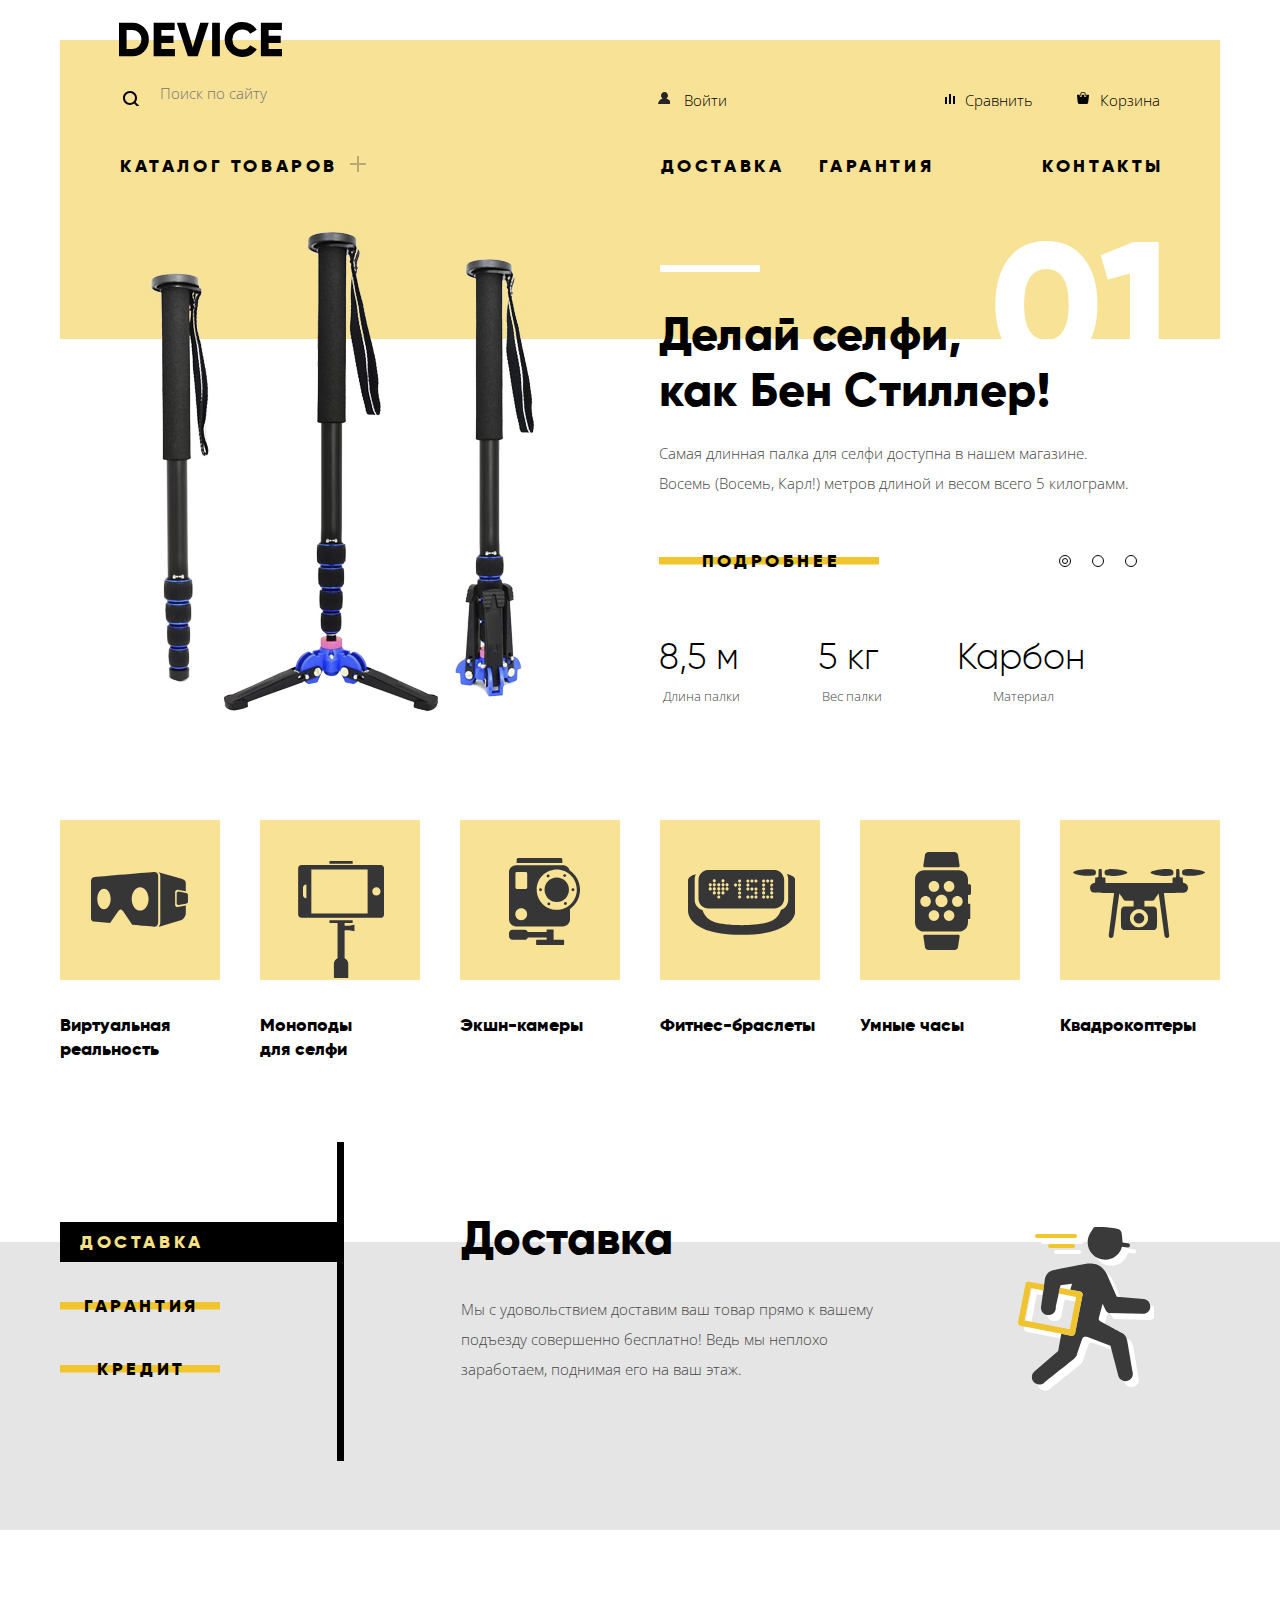
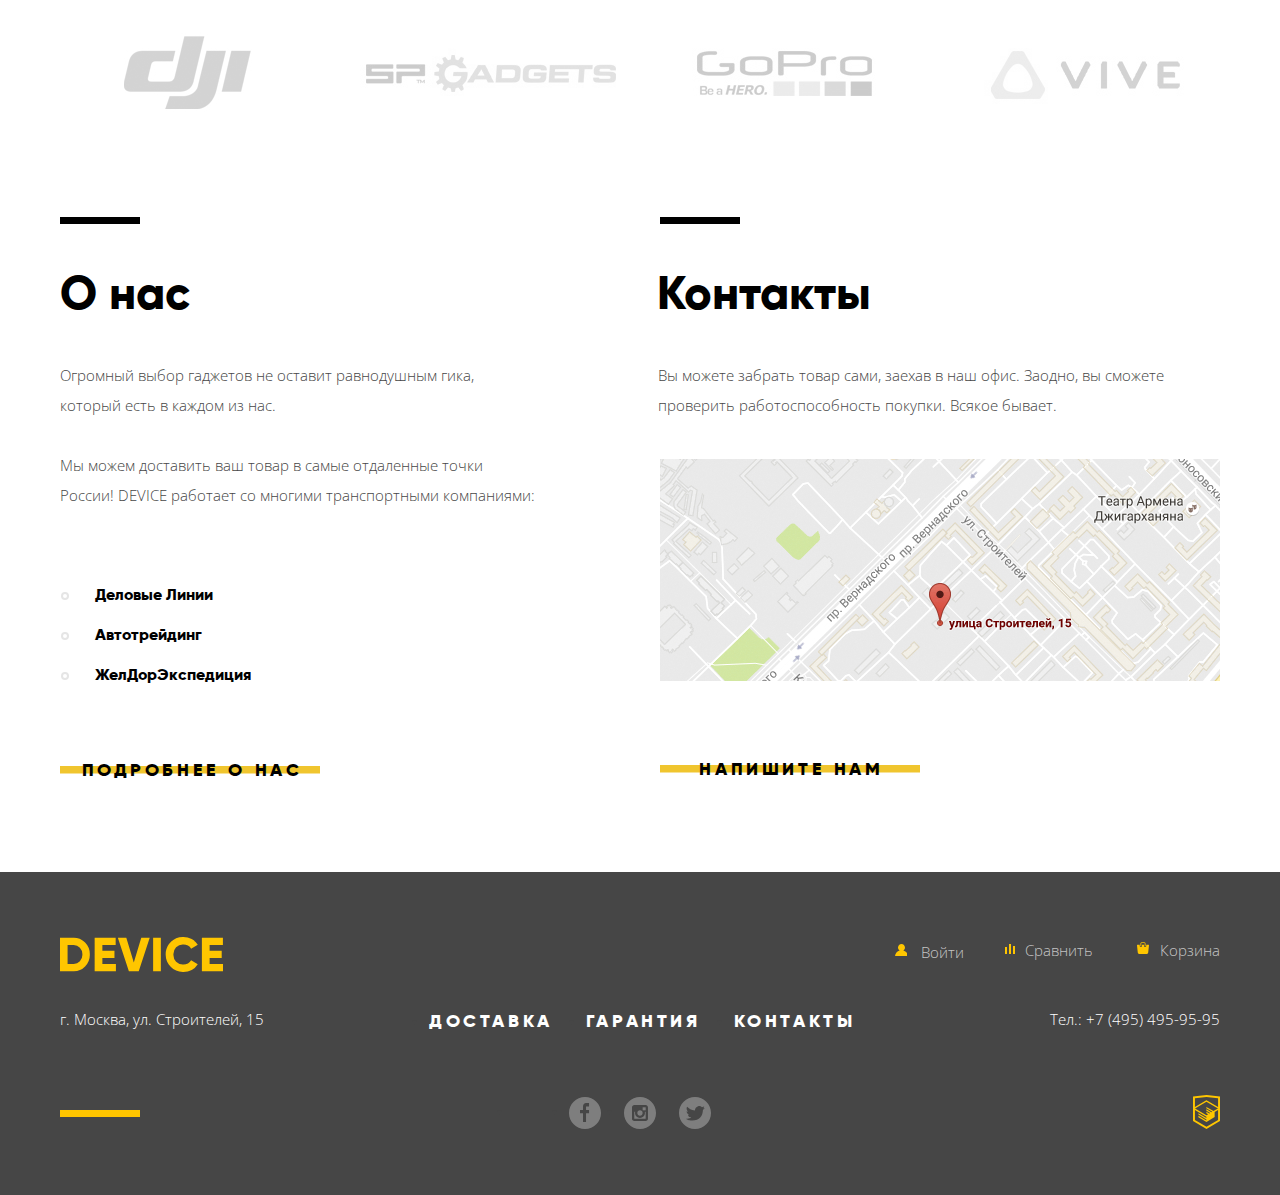
<file: index.html>
<!DOCTYPE html>
<html lang="ru">

<head>
  <meta charset="utf-8">
  <title>HTML Academy: Девайс</title>
  <link href="https://fonts.googleapis.com/css?family=Open+Sans:300,400&amp;subset=cyrillic" rel="stylesheet">
  <link href="css/normalize.css" rel="stylesheet">
  <link href="css/style-min.css" rel="stylesheet">
</head>

<body>
  <div class="container">
    <header class="header">
      <nav class="header-navigation">
        <img class="logo" src="img/logo.svg" width="163" height="35" alt="Логотип интернет-магазина гаджетов «Девайс»">
        <div class="header-top">
          <form class="search-form" action="https://echo.htmlacademy.ru" method="get">
            <input class="search-input" name="search" placeholder="Поиск по сайту" type="search">
            <button type="submit" class="button-search" tabindex="-1">Найти</button>
          </form>
          <ul class="user-navigation user-navigation-logged-out">
            <li><a class="user-navigation-login user-navigation-item" href="#">Войти</a></li>
            <li><a class="user-navigation-compare user-navigation-item" href="#">Сравнить</a></li>
            <li><a class="user-navigation-basket user-navigation-item" href="#">Корзина</a></li>
          </ul>
        </div>
        <div class="header-bottom">
          <a href="catalog.html" class="dropdown">Каталог товаров</a>
          <div class="dropdown-list">
            <ul class="dropdown-sublist">
              <li><a class="dropdown-list-item" href="#">Виртуальная реальность</a></li>
              <li><a class="dropdown-list-item" href="catalog.html">Моноподы для селфи</a></li>
              <li><a class="dropdown-list-item" href="#">Экшн-камеры</a></li>
            </ul>
            <ul class="dropdown-sublist">
              <li><a class="dropdown-list-item" href="#">Фитнес-браслеты</a></li>
              <li><a class="dropdown-list-item" href="#">Умные часы</a></li>
            </ul>
            <ul class="dropdown-sublist">
              <li><a class="dropdown-list-item" href="#">Квадрокоптеры</a></li>
            </ul>
          </div>
          <ul class="site-navigation">
            <li><a class="site-navigation-delivery site-navigation-item" href="#">Доставка</a></li>
            <li><a class="site-navigation-waranty site-navigation-item" href="#">Гарантия</a></li>
            <li><a class="site-navigation-contacts site-navigation-item" href="#">Контакты</a></li>
          </ul>
        </div>
      </nav>
    </header>
  </div>
  <main>
    <h1 class="visually-hidden">Интернет-магазин гаджетов «Девайс»</h1>
    <div class="container slider-container">
      <input class="visually-hidden" type="radio" id="first-slide" name="toggle" checked tabindex="-1">
      <input class="visually-hidden" type="radio" id="second-slide" name="toggle" tabindex="-1">
      <input class="visually-hidden" type="radio" id="third-slide" name="toggle" tabindex="-1">
      <div class="slider-controls">
        <label for="first-slide" tabindex="0">Первый</label>
        <label for="second-slide" tabindex="0">Второй</label>
        <label for="third-slide" tabindex="0">Третий</label>
      </div>
      <ul class="features-slider">
        <li class="first-slide slide" id="slide1">
          <img class="slide-image" src="img/slider-1.png" width="384" height="486" alt="Селфи-палка">
          <div class=item-info>
            <span class="slider-title-number">01</span>
            <p class="slider-title">Делай селфи,<br> как Бен Стиллер!</p>
            <p class="slider-description">Самая длинная палка для селфи доступна в нашем магазине.
              Восемь (Восемь, Карл!) метров длиной и весом всего 5 килограмм.
            </p>
            <a href="#" class="about-details button" tabindex="0">Подробнее</a>
            <table class="features-table">
              <tr>
                <td class="features-definition">8,5 м</td>
                <th class="features-header">Длина палки</th>
              </tr>
              <tr>
                <td class="features-definition">5 кг</td>
                <th class="features-header">Вес палки</th>
              </tr>
              <tr>
                <td class="features-definition">Карбон</td>
                <th class="features-header">Материал</th>
              </tr>
            </table>
          </div>
        </li>
        <li class="second-slide slide" id="slide2">
          <img class="slide-image" src="img/slider-2.png" width="345" height="485" alt="Селфи-палка">
          <div class=item-info>
            <span class="slider-title-number">02</span>
            <p class="slider-title">Худеем<br>
              правильно!</p>
            <p class="slider-description">Мотивирующие фитнес-браслеты помогут найти в себе силы
              не пропускать занятия и соблюдать диету.
            </p>
            <a href="#" class="about-details button">Подробнее</a>
            <table class="features-table">
              <tr>
                <td class="features-definition">48 часов</td>
                <th class="features-header">Без подзарядки</th>
              </tr>
            </table>
          </div>
        </li>
        <li class="third-slide slide" id="slide3">
          <img class="slide-image" src="img/slider-3.png" width="526" height="334" alt="Селфи-палка">
          <div class=item-info>
            <span class="slider-title-number">03</span>
            <p class="slider-title">Порхает как бабочка,
              жалит как пчела!</p>
            <p class="slider-description">Этот обычный, на первый взгляд, квадрокоптер оснащен
              мощным лазером, замаскированным под стандартную камеру.
            </p>
            <a href="#" class="about-details button">Подробнее</a>
            <table class="features-table">
              <tr>
                <td class="features-definition">800 м</td>
                <th class="features-header">Дальность полета</th>
              </tr>
              <tr>
                <td class="features-definition">50 м</td>
                <th class="features-header">Радиус поражения</th>
              </tr>
            </table>
          </div>
        </li>
      </ul>
    </div>
    <section class="categories container">
      <ul class="category-list">
        <li class="category-item">
          <a class="category-link virtual-reality" href="#">
            <h2 class="category-name">Виртуальная реальность</h2>
          </a>
        </li>
        <li class="category-item">
          <a class="category-link monopod" href="catalog.html">
            <h2 class="category-name">Моноподы для селфи</h2>
          </a>
        </li>
        <li class="category-item">
          <a class="category-link action-cameras" href="#">
            <h2 class="category-name">Экшн-камеры</h2>
          </a>
        </li>
        <li class="category-item">
          <a class="category-link bracelets" href="#">
            <h2 class="category-name">Фитнес-браслеты</h2>
          </a>
        </li>
        <li class="category-item">
          <a class="category-link smart-watches" href="#">
            <h2 class="category-name">Умные часы</h2>
          </a>
        </li>
        <li class="category-item">
          <a class="category-link quadrocopter" href="#">
            <h2 class="category-name">Квадрокоптеры</h2>
          </a>
        </li>
      </ul>
    </section>
    <section class="services">
      <div class="container">
        <input class="visually-hidden" type="radio" id="middle-slider-first-slide" name="middle-slider-toggle" tabindex="-1"
          checked>
        <input class="visually-hidden" type="radio" id="middle-slider-second-slide" name="middle-slider-toggle"
          tabindex="-1">
        <input class="visually-hidden" type="radio" id="middle-slider-third-slide" name="middle-slider-toggle" tabindex="-1">
        <div class="middle-slider-wrapper">
          <div class="middle-slider-slider-controls">
            <label for="middle-slider-first-slide" class="button button-services" tabindex="0">Доставка</label>
            <label for="middle-slider-second-slide" class="button button-services" tabindex="0">Гарантия</label>
            <label for="middle-slider-third-slide" class="button button-services" tabindex="0">Кредит</label>
          </div>
          <ul class="services-slider">
            <li class="services-first-slide" id="middle-slider-slide1">
              <h3 class="service-name">Доставка</h3>
              <p class="service-description">
                Мы с удовольствием доставим ваш товар прямо к вашему подъезду совершенно бесплатно! Ведь мы неплохо
                заработаем,
                поднимая его на ваш этаж.
              </p>
            </li>
            <li class="services-second-slide" id="middle-slider-slide2">
              <h3 class="service-name">Гарантия</h3>
              <p class="service-description">
                Если из-за возгорания купленного у нас товара у вас сгорит дом — не переживайте, мы выдадим вам новый.
                Товар, не дом, конечно же.
              </p>
            </li>
            <li class="services-third-slide" id="middle-slider-slide3">
              <h3 class="service-name">Кредит</h3>
              <p class="service-description">
                Залезть в долговую яму стало проще! Кредитные консультанты подберут для вас наиболее выгодные
                условия кредита. Выгодные для нашего банка, разумеется.
              </p>
            </li>
          </ul>
        </div>
      </div>
    </section>
    <section class="brands container">
      <h3 class="visually-hidden">Наши бренды</h3>
      <ul class="brands-list">
        <li class="brands-item"><a href="#"><img src="img/logo-dji.jpg" alt="Dji" width="260" height="100"></a></li>
        <li class="brands-item"><a href="#"><img src="img/logo-sp.jpg" alt="SP Gadgets" width="260" height="100"></a></li>
        <li class="brands-item"><a href="#"><img src="img/logo-gopro.jpg" alt="GoPro" width="260" height="100"></a></li>
        <li class="brands-item"><a href="#"><img src="img/logo-vive.jpg" alt="Vive" width="260" height="100"></a></li>
      </ul>
    </section>
    <div class="about-contacts-wrapper container">
      <section class="about">
        <h2 class="about-title">О нас</h2>
        <p class="about-text">
          Огромный выбор гаджетов не оставит равнодушным гика, который есть в каждом из нас.
        </p>
        <p class="about-text">
          Мы можем доставить ваш товар в самые отдаленные точки России! DEVICE работает со многими транспортными
          компаниями:
        </p>
        <ul class="about-partners">
          <li class="about-partners-item">Деловые Линии</li>
          <li class="about-partners-item">Автотрейдинг</li>
          <li class="about-partners-item">ЖелДорЭкспедиция</li>
        </ul>
        <a href="#" class="about-details button">Подробнее о нас</a>
      </section>
      <section class="contacts">
        <h2 class="contacts-title">Контакты</h2>
        <p class="contacts-info">
          Вы можете забрать товар сами, заехав в наш офис. Заодно, вы сможете проверить работоспособность
          покупки. Всякое бывает.
        </p>
        <a class="map" href="img/bigmap.jpg" aria-label="Открыть карту">
          <img src="img/map.jpg" width="560" height="222" alt="г. Москва, ул. Строителей, 15">
        </a>
        <a href="form.html" class="contact-us button">Напишите нам</a>
      </section>
    </div>
  </main>
  <footer class="footer">
    <div class="container">
      <div class="footer-top">
        <img class="footer-logo" src="img/logo-orange.svg" width="163" height="35" alt="Логотип интернет-магазина гаджетов «Девайс»">
        <ul class="footer-user-navigation user-navigation-logged-out">
          <li><a class="user-navigation-login user-navigation-item" href="#">Войти</a></li>
          <li><a class="user-navigation-compare user-navigation-item" href="#">Сравнить</a></li>
          <li><a class="user-navigation-basket user-navigation-item" href="#">Корзина</a></li>
        </ul>
      </div>
      <div class="footer-middle">
        <address class="footer-address">г. Москва, ул. Строителей, 15</address>
        <ul class="footer-site-navigation">
          <li><a class="site-navigation-item" href="#">Доставка</a></li>
          <li><a class="site-navigation-item" href="#">Гарантия</a></li>
          <li><a class="site-navigation-item" href="#">Контакты</a></li>
        </ul>
        <span class="footer-tel">Тел.:<a href="tel:74954959595"> +7 (495) 495-95-95</a></span>
      </div>
      <div class="footer-bottom">
        <ul class="social">
          <li><a class="social-button social-button-facebook" href="#" aria-label="Мы в Фейсбуке"></a></li>
          <li><a class="social-button social-button-instagram" href="#" aria-label="Мы в Инстаграме"></a></li>
          <li><a class="social-button social-button-twitter" href="#" aria-label="Мы в Твиттере"></a></li>
        </ul>
        <a class="developer-logo" href="https://htmlacademy.ru/intensive/htmlcss" aria-label="Ссылка на лендинг интенсива «Профессиональный HTML и CSS, уровень 1»"></a>
      </div>
    </div>
  </footer>
  <section class="modal-map modal">
    <h2 class="visually-hidden">
      Как до нас добраться
    </h2>
    <iframe src="https://www.google.com/maps/embed?pb=!1m14!1m8!1m3!1d2674.6641227666814!2d37.52767064369921!3d55.68698014387136!3m2!1i1024!2i768!4f13.1!3m3!1m2!1s0x46b54cf65f5c8955%3A0x694710ccd55501e!2z0YPQuy4g0KHRgtGA0L7QuNGC0LXQu9C10LksIDE1LCDQnNC-0YHQutCy0LAsIDExOTMxMQ!5e0!3m2!1sru!2sru!4v1551094836802"
      width="960" height="559" style="border:0" allowfullscreen></iframe>
    <button class="modal-close" type="button" aria-label="Закрыть карту">
    </button>
  </section>
  <section class="modal modal-write-us">
    <h2 class="visually-hidden">Форма связи</h2>
    <form class="write-us-form" action="https://echo.htmlacademy.ru" method="post">
      <label>Ваше имя: <input class="write-us-form-name" type="text" name="name" placeholder="Имя Фамилия"></label>
      <label>Ваш e-mail: <input class="write-us-form-email" type="email" name="email" placeholder="email@example.com"></label>
      <label>Текст письма: <textarea class="write-us-form-letter-text" name="letter-text" placeholder="В свободной форме"></textarea></label>
      <button class="button write-us-form-button" type="submit">
        Отправить
      </button>
    </form>
    <button class="modal-close" type="button" aria-label="Закрыть форму обратной связи">
    </button>
  </section>
  <script src="js/js-min.js"></script>
</body>

</html>
</file>
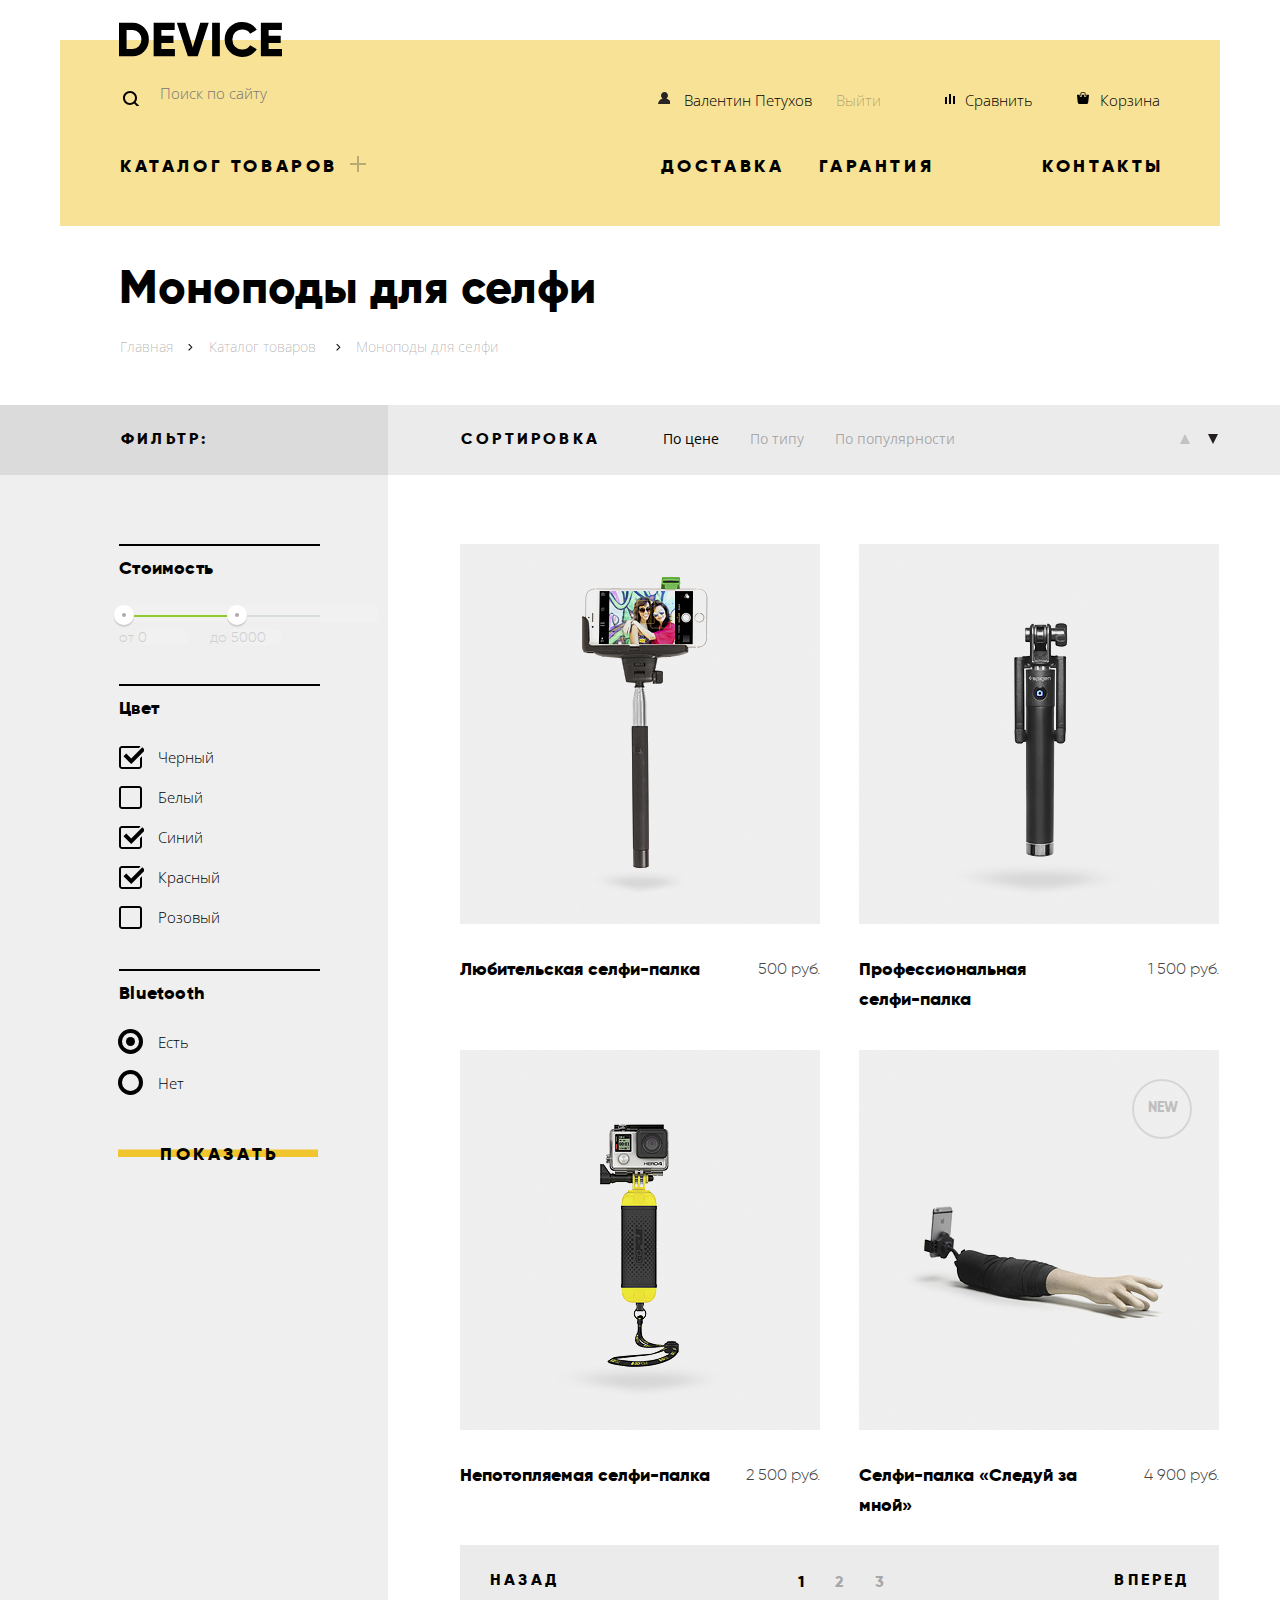
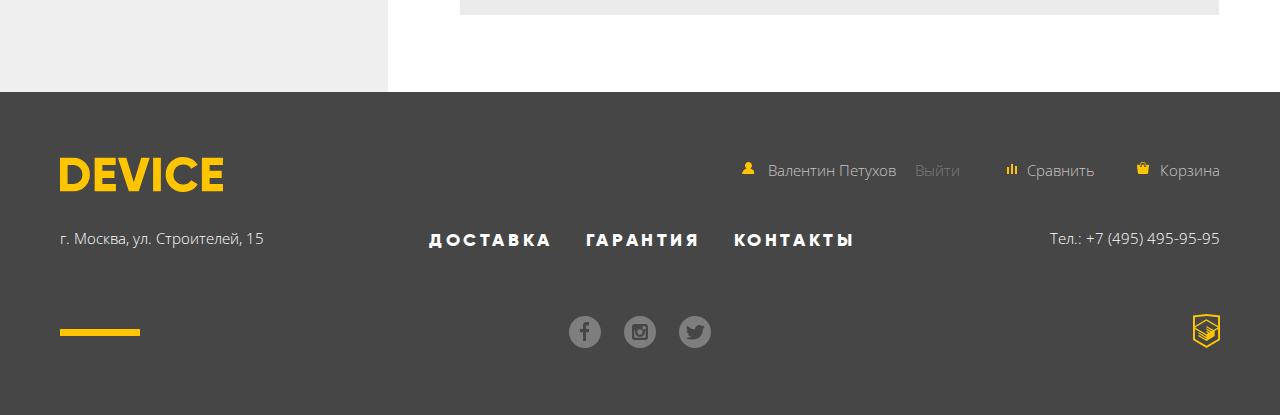
<file: catalog.html>
<!DOCTYPE html>
<html lang="ru">

<head>
  <meta charset="utf-8">
  <title>HTML Academy: Девайс</title>
  <link href="https://fonts.googleapis.com/css?family=Open+Sans:300,400&amp;subset=cyrillic" rel="stylesheet">
  <link href="css/normalize.css" rel="stylesheet">
  <link href="css/style-min.css" rel="stylesheet">
</head>

<body>
  <div class="container">
    <header class="header">
      <nav class="header-navigation">
        <a href="index.html"><img class="logo" src="img/logo.svg" width="163" height="35" alt="Логотип интернет-магазина гаджетов «Девайс»"></a>
        <div class="header-top">
          <form class="search-form" action="https://echo.htmlacademy.ru" method="get">
            <input class="search-input" name="search" placeholder="Поиск по сайту" type="search">
            <button type="submit" class="button-search" tabindex="-1">Найти</button>
          </form>
          <ul class="user-navigation user-navigation-logged-in">
            <li><a class="user-navigation-username user-navigation-item logged-in" href="#">Валентин Петухов</a></li>
            <li><a class="user-navigation-logout user-navigation-item logged-in" href="#">Выйти</a></li>
            <li><a class="user-navigation-compare user-navigation-item" href="#">Сравнить</a></li>
            <li><a class="user-navigation-basket user-navigation-item" href="#">Корзина</a></li>
          </ul>
        </div>
        <div class="header-bottom">
          <a href="catalog.html" class="dropdown">Каталог товаров</a>
          <div class="dropdown-list">
            <ul class="dropdown-sublist">
              <li><a class="dropdown-list-item" href="#">Виртуальная реальность</a></li>
              <li><a class="dropdown-list-item" href="catalog.html">Моноподы для селфи</a></li>
              <li><a class="dropdown-list-item" href="#">Экшн-камеры</a></li>
            </ul>
            <ul class="dropdown-sublist">
              <li><a class="dropdown-list-item" href="#">Фитнес-браслеты</a></li>
              <li><a class="dropdown-list-item" href="#">Умные часы</a></li>
            </ul>
            <ul class="dropdown-sublist">
              <li><a class="dropdown-list-item" href="#">Квадрокоптеры</a></li>
            </ul>
          </div>
          <ul class="site-navigation">
            <li><a class="site-navigation-delivery site-navigation-item" href="#">Доставка</a></li>
            <li><a class="site-navigation-waranty site-navigation-item" href="#">Гарантия</a></li>
            <li><a class="site-navigation-contacts site-navigation-item" href="#">Контакты</a></li>
          </ul>
        </div>
      </nav>
    </header>
  </div>
  <main>
    <h1 class="visually-hidden">Каталог интернет-магазина гаджетов «Девайс»</h1>
    <div class="main-top container">
      <h2 class="category-title">Моноподы для селфи</h2>
      <ul class="breadcrumbs">
        <li><a class="breadcrumbs-item" href="index.html">Главная</a></li>
        <li><a class="breadcrumbs-item" href="catalog.html">Каталог товаров</a></li>
        <li><a class="breadcrumbs-item">Моноподы для селфи</a></li>
      </ul>
    </div>
    <div class="main-controls-wrapper">
      <div class="main-controls container">
        <h2 class="filter-header">Фильтр:</h2>
        <section class="sort">
          <h2 class="sort-header">Сортировка</h2>
          <ul class="sort-list">
            <li class="sort-item sort-item-current"><a href="#">По цене</a></li>
            <li class="sort-item"><a href="#">По типу</a></li>
            <li class="sort-item"><a href="#">По популярности</a></li>
          </ul>
          <ul class="sort-order">
            <li><a href="#" class="sort-up" aria-label="По возрастанию"></a></li>
            <li><a href="#" class="sort-down active" aria-label="По убыванию"></a></li>
          </ul>
        </section>
      </div>
    </div>
    <div class="main-middle-wrapper">
      <div class="main-middle-container">
        <section class="filter">
          <h3 class="visually-hidden">Фильтр товаров</h3>
          <form action="https://echo.htmlacademy.ru" class="filter-form">
            <fieldset class="price-filter">
              <legend class="filter-title">Стоимость</legend>
              <div class="range-filter">
                <div class="range-controls">
                  <div class="scale">
                    <div class="bar"></div>
                  </div>
                  <div class="toggle toggle-min"></div>
                  <div class="toggle toggle-max"></div>
                </div>
                <div class="price-controls">
                  <label class="min-price">от <input name="min-price" type="text" value="0"></label>
                  <label class="max-price">до <input name="max-price" type="text" value="5000"></label>
                </div>
              </div>
            </fieldset>
            <fieldset class="color">
              <legend class="filter-title">Цвет</legend>
              <input class="visually-hidden" type="checkbox" name="black" id="black" checked><label class="checkbox-color"
                for="black">Черный</label>
              <input class="visually-hidden" type="checkbox" name="white" id="white"><label class="checkbox-color" for="white">Белый</label>
              <input class="visually-hidden" type="checkbox" name="blue" id="blue" checked><label class="checkbox-color"
                for="blue">Синий</label>
              <input class="visually-hidden" type="checkbox" name="red" id="red" checked><label class="checkbox-color"
                for="red">Красный</label>
              <input class="visually-hidden" type="checkbox" name="pink" id="pink"><label class="checkbox-color" for="pink">Розовый</label>
            </fieldset>
            <fieldset class="bluetooth">
              <legend class="filter-title">Bluetooth</legend>
              <input class="visually-hidden" name="bluetooth" id="bluetooth-yes" type="radio" checked><label class="checkbox-bluetooth"
                for="bluetooth-yes">Есть</label>
              <input class="visually-hidden" name="bluetooth" id="bluetooth-no" type="radio"><label class="checkbox-bluetooth"
                for="bluetooth-no">Нет</label>
            </fieldset>
            <button type="submit" class="filter-button button">Показать</button>
          </form>
        </section>
        <div class="main-right">
          <section class="goods">
            <h3 class="visually-hidden">Список товаров</h3>
            <ul class="goods-list">
              <li class="goods-item">
                <div class="goods-item-image">
                  <img src="img/product1.jpg" width="360" height="380" alt="Любительская селфи-палка">
                  <div class="goods-pop-up">
                    <button class="button put-in-basket">В корзину</button>
                    <button class="compare">Добавить к сравнению</button>
                  </div>
                </div>
                <div class="goods-info">
                  <h4>
                    <a class="goods-item-name" href="#">Любительская селфи-палка</a>
                  </h4>
                  <span class="goods-item-price">500 руб.</span>
                </div>
              </li>
              <li class="goods-item">
                <div class="goods-item-image">
                  <img src="img/product2.jpg" width="360" height="380" alt="Любительская селфи-палка">
                  <div class="goods-pop-up">
                    <button class="button put-in-basket">В корзину</button>
                    <button class="compare">Добавить к сравнению</button>
                  </div>
                </div>
                <div class="goods-info">
                  <h4>
                    <a class="goods-item-name" href="#">Профессиональная селфи-палка</a> </h4> <span class="goods-item-price">1
                    500 руб.</span>
                </div>
              </li>
              <li class="goods-item">
                <div class="goods-item-image">
                  <img src="img/product3.jpg" width="360" height="380" alt="Любительская селфи-палка">
                  <div class="goods-pop-up">
                    <button class="button put-in-basket">В корзину</button>
                    <button class="compare">Добавить к сравнению</button>
                  </div>
                </div>
                <div class="goods-info">
                  <h4>
                    <a class="goods-item-name" href="#">Непотопляемая селфи-палка</a>
                  </h4>
                  <span class="goods-item-price">2 500 руб.</span>
                </div>
              </li>
              <li class="goods-item">
                <div class="goods-item-image new-product">
                  <img src="img/product4.jpg" width="360" height="380" alt="Любительская селфи-палка">
                  <div class="goods-pop-up">
                    <button class="button put-in-basket">В корзину</button>
                    <button class="compare">Добавить к сравнению</button>
                  </div>
                </div>
                <div class="goods-info">
                  <h4>
                    <a class="goods-item-name" href="#">Селфи-палка «Следуй за мной»</a>
                  </h4>
                  <span class="goods-item-price">4 900 руб.</span>
                </div>
              </li>
            </ul>
          </section>
          <div class="page-navigation">
            <a href="#" class="prev">Назад</a>
            <ul class="page-numbers">
              <li class="page-number page-number-current"><a>1</a></li>
              <li class="page-number"><a href="#">2</a></li>
              <li class="page-number"><a href="#">3</a></li>
            </ul>
            <a href="#" class="next">Вперед</a>
          </div>
        </div>
      </div>
    </div>
  </main>
  <footer class="footer">
    <div class="container">
      <div class="footer-top">
        <a href="index.html"><img class="footer-logo" src="img/logo-orange.svg" width="163" height="35" alt="Логотип интернет-магазина гаджетов «Девайс»"></a>
        <ul class="footer-user-navigation user-navigation-logged-in">
          <li><a class="user-navigation-username user-navigation-item logged-in" href="#">Валентин Петухов</a></li>
          <li><a class="user-navigation-logout user-navigation-item logged-in" href="#">Выйти</a></li>
          <li><a class="user-navigation-compare user-navigation-item" href="#">Сравнить</a></li>
          <li><a class="user-navigation-basket user-navigation-item" href="#">Корзина</a></li>
        </ul>
      </div>
      <div class="footer-middle">
        <address class="footer-address">г. Москва, ул. Строителей, 15</address>
        <ul class="footer-site-navigation">
          <li><a class="site-navigation-item" href="#">Доставка</a></li>
          <li><a class="site-navigation-item" href="#">Гарантия</a></li>
          <li><a class="site-navigation-item" href="#">Контакты</a></li>
        </ul>
        <span class="footer-tel">Тел.:<a href="tel:74954959595"> +7 (495) 495-95-95</a></span>
      </div>
      <div class="footer-bottom">
        <ul class="social">
          <li><a class="social-button social-button-facebook" href="#" aria-label="Мы в Фейсбуке"></a></li>
          <li><a class="social-button social-button-instagram" href="#" aria-label="Мы в Инстаграме"></a></li>
          <li><a class="social-button social-button-twitter" href="#" aria-label="Мы в Твиттере"></a></li>
        </ul>
        <a class="developer-logo" href="https://htmlacademy.ru/intensive/htmlcss" aria-label="Ссылка на лендинг интенсива «Профессиональный HTML и CSS, уровень 1»"></a>
      </div>
    </div>
  </footer>
</body>

</html>
</file>
<file: css/style-min.css>
@font-face{font-family:"Gilroy";src:local("Gilroy Light"),local("Gilroy-Light"),url(../fonts/gilroylight.woff2) format("woff2"),url(../fonts/gilroylight.woff) format("woff");font-style:normal;font-weight:300}@font-face{font-family:"Gilroy";src:local("Gilroy ExtraBold"),local("Gilroy-ExtraBold"),url(../fonts/gilroyextrabold.woff2) format("woff2"),url(../fonts/gilroyextrabold.woff) format("woff");font-style:normal;font-weight:800}*,::before,::after{-webkit-box-sizing:inherit;box-sizing:inherit}html{-webkit-box-sizing:border-box;box-sizing:border-box}.content-box-compontent{-webkit-box-sizing:content-box;box-sizing:content-box}.visually-hidden{position:absolute;clip:rect(0,0,0,0);width:1px;height:1px;margin:-1px}body{margin:0;min-width:1200px;font-family:"Open Sans",Arial,sans-serif;font-size:15px;line-height:30px;font-weight:300;color:#464646;background-color:#fff}a{text-decoration:none}img{max-width:100%;max-height:100%}.header{background-image:-webkit-linear-gradient(top,#fff,#fff 40px,rgba(240,197,46,.5) 40px,rgba(240,197,46,.5) 226px);background-image:-o-linear-gradient(top,#fff,#fff 40px,rgba(240,197,46,.5) 40px,rgba(240,197,46,.5) 226px);background-image:linear-gradient(180deg,#fff,#fff 40px,rgba(240,197,46,.5) 40px,rgba(240,197,46,.5) 226px)}.header-top,.header-bottom{border:1px solid transparent}.logo:hover,.footer-logo:hover{opacity:.6}.logo:active,.footer-logo:active{opacity:.3}.button-search{background:0 0;color:transparent;border:0}.search-input:focus+.button-search{width:85px;height:49px;border:2px transparent;border-left:2px solid #000;border-top:2px solid #000;border-bottom:2px solid #000;border-right:2px solid #000;background:0 0;float:right;color:#000;cursor:pointer}.search-input:focus+.button-search:hover{background-color:#000;color:#fff}.search-input:focus+.button-search:active{color:rgba(255,255,255,.3)}.search-form{width:441px}.search-input{background-color:transparent;color:rgba(0,0,0,.3);border:0;width:356px;padding-left:40px;padding-top:19px;outline:0;font-family:"Open Sans",Arial,sans-serif;font-weight:300;line-height:30px;padding-bottom:14px;border-bottom:2px solid transparent;height:49px}.search-input:focus{height:49px;border-bottom:2px solid #000;background:0 0;width:356px;padding-bottom:14px}.search-form:hover .search-input::-webkit-input-placeholder{color:rgba(0,0,0,.6)}.search-form:hover .search-input:-ms-input-placeholder{color:rgba(0,0,0,.6)}.search-form:hover .search-input::-ms-input-placeholder{color:rgba(0,0,0,.6)}.search-form:hover .search-input::placeholder{color:rgba(0,0,0,.6)}.search-input:focus{color:#000}.button-search:active{color:rgba(255,255,255,.3);background-color:#000;width:85px;height:49px;border-left:2px solid #000;border-top:2px solid #000;border-bottom:2px solid #000;border-right:2px solid #000;float:right;cursor:pointer;outline:0}.button-search:focus{outline:0}.user-navigation,.dropdown-list,.site-navigation{list-style:none;color:#000}.user-navigation a,.dropdown-list a,.site-navigation a,.dropdown{color:#000}.user-navigation a:hover,.dropdown-list a:hover,.site-navigation a:hover,.dropdown:hover{opacity:.6}.user-navigation a:active,.dropdown-list a:active,.site-navigation a:active,.dropdown:active{color:rgba(0,0,0,.3)}.site-navigation a,.dropdown{font-family:"Gilroy",Arial,sans-serif;font-size:18px;font-weight:800;line-height:24px;text-transform:uppercase;letter-spacing:3.6px}.features-slider{list-style:none;position:relative}.slider-title{color:#000;font-family:"Gilroy",Arial,sans-serif;font-size:47px;font-weight:800;line-height:56px;letter-spacing:.17px}.slider-title-number{color:#fff;font-family:"Gilroy",Arial,sans-serif;font-size:179px;font-weight:800;line-height:179.2px}.slider-description{font-family:"Open Sans",Arial,sans-serif;font-size:15px;font-weight:300;line-height:30px}.button{color:#000;font-family:"Gilroy",Arial,sans-serif;font-size:18px;font-weight:800;line-height:24px;text-transform:uppercase;padding-top:6px;padding-right:7px;width:220px;border:0;background-image:-webkit-linear-gradient(top,transparent,transparent 14px,#f0c52e 14px,#f0c52e 21px,transparent 22px,transparent 40px);background-image:-o-linear-gradient(top,transparent,transparent 14px,#f0c52e 14px,#f0c52e 21px,transparent 22px,transparent 40px);background-image:linear-gradient(180deg,transparent,transparent 14px,#f0c52e 14px,#f0c52e 21px,transparent 22px,transparent 40px);text-align:center;height:40px;letter-spacing:3.6px;display:inline-block;vertical-align:top}.button:hover,.button:focus{background-image:-webkit-gradient(linear,left top,left bottom,from(#f0c52e),to(#f0c52e));background-image:-webkit-linear-gradient(#f0c52e,#f0c52e);background-image:-o-linear-gradient(#f0c52e,#f0c52e);background-image:linear-gradient(#f0c52e,#f0c52e);cursor:pointer}.button:active{color:rgba(0,0,0,.3)}.features-definition{color:#000;font-family:"Gilroy",Arial,sans-serif;font-size:36px;font-weight:300;line-height:48px}.features-header{font-size:13px;line-height:20px}.category-list{list-style:none}.category-name{color:#000;font-family:"Gilroy",Arial,sans-serif;font-size:18px;font-weight:800;line-height:24px}.category-name:active{color:rgba(0,0,0,.3)}.services{background-image:-webkit-linear-gradient(top,#fff,#fff 100px,#e5e5e5 100px,#e5e5e5 388px);background-image:-o-linear-gradient(top,#fff,#fff 100px,#e5e5e5 100px,#e5e5e5 388px);background-image:linear-gradient(180deg,#fff,#fff 100px,#e5e5e5 100px,#e5e5e5 388px)}.services-list{list-style:none}.service-name{color:#000;font-family:"Gilroy",Arial,sans-serif;font-size:47px;font-weight:800;line-height:48px}.brands-list{list-style:none}.brands-item a{-webkit-filter:grayscale(100%);filter:grayscale(100%);opacity:.2}.brands-item:hover a,.brands-item a:focus{-webkit-filter:none;filter:none;opacity:1;-webkit-transition:1s;-o-transition:1s;transition:1s}.about-title{color:#000;font-family:"Gilroy",Arial,sans-serif;font-size:47px;font-weight:800;line-height:48px}.about-partners{list-style:none;margin-bottom:57px}.about-partners-item{color:#000;font-family:"Gilroy",Arial,sans-serif;font-size:16px;font-weight:800;line-height:40px}.contacts-title{color:#000;font-family:"Gilroy",Arial,sans-serif;font-size:47px;font-weight:800;line-height:48px}.footer{background-color:#464646;border:1px solid transparent}.footer-user-navigation .user-navigation-item{color:rgba(255,255,255,.7)}.footer-user-navigation .user-navigation-item:hover{color:#fff}.footer-user-navigation>li a.user-navigation-item:hover::before{opacity:.6}.footer-user-navigation>li a.user-navigation-item:active::before{opacity:.3}.footer-user-navigation .user-navigation-item:active{color:rgba(255,255,255,.3)}a.user-navigation-username{display:inline}.footer-site-navigation .site-navigation-item,.footer-address,.footer-tel,.footer-tel a{color:#fff;font-style:normal}.footer-address{min-width:203px}.footer-tel{min-width:164px}.footer-site-navigation .site-navigation-item{font-family:"Gilroy",Arial,sans-serif;font-size:18px;font-weight:800;line-height:24px;text-transform:uppercase;letter-spacing:3.6px}.footer-site-navigation .site-navigation-item:hover{color:rgba(255,255,255,.6)}.footer-site-navigation .site-navigation-item:active{color:rgba(255,255,255,.3)}.write-us-form input[type=text],.write-us-form input[type=email]{background-color:rgba(242,242,242,.5);border:0;width:360px;height:50px;padding-left:20px;color:rgb(70,70,70,1)}.write-us-form input[type=text]:hover,.write-us-form input[type=email]:hover,.write-us-form textarea:hover{background-color:rgb(235,235,235,.8)}.write-us-form input[type=text]:invalid,.write-us-form input[type=email]:invalid{background-color:rgba(237,181,181,.5);color:#464646}.write-us-form input[type=text]:invalid:focus,.write-us-form input[type=email]:invalid:focus{background-color:rgba(237,181,181,.5);color:#464646}.write-us-form input{-webkit-box-shadow:none;box-shadow:none}.write-us-form input[type=text]:invalid::-webkit-input-placeholder,.write-us-form input[type=email]:invalid::-webkit-input-placeholder{background-color:rgba(237,181,181,.5);color:rgba(70,70,70,.4)}.write-us-form input[type=text]:invalid:-ms-input-placeholder,.write-us-form input[type=email]:invalid:-ms-input-placeholder{background-color:rgba(237,181,181,.5);color:rgba(70,70,70,.4)}.write-us-form input[type=text]:invalid::-ms-input-placeholder,.write-us-form input[type=email]:invalid::-ms-input-placeholder{background-color:rgba(237,181,181,.5);color:rgba(70,70,70,.4)}.write-us-form input[type=text]:invalid::placeholder,.write-us-form input[type=email]:invalid::placeholder{background-color:rgba(237,181,181,.5);color:rgba(70,70,70,.4)}.write-us-form input[type=text]:focus,.write-us-form input[type=email]:focus,.write-us-form textarea:focus{background-color:rgba(255,255,255,.5);border:3px solid #f0c52e;outline:0;color:#464646}.write-us-form textarea{resize:none;background-color:rgba(242,242,242,.5);padding-top:8px;padding-left:20px;width:760px;height:156px;border:0;font:inherit;color:#464646;font-family:"Open Sans",Arial,sans-serif;font-size:14px;font-weight:400}.write-us-form input::-webkit-input-placeholder,.write-us-form textarea::-webkit-input-placeholder{color:rgb(70,70,70,.4);font-family:"Open Sans",Arial,sans-serif;font-size:14px;font-weight:400}.write-us-form input:-ms-input-placeholder,.write-us-form textarea:-ms-input-placeholder{color:rgb(70,70,70,.4);font-family:"Open Sans",Arial,sans-serif;font-size:14px;font-weight:400}.write-us-form input::-ms-input-placeholder,.write-us-form textarea::-ms-input-placeholder{color:rgb(70,70,70,.4);font-family:"Open Sans",Arial,sans-serif;font-size:14px;font-weight:400}.write-us-form input::placeholder,.write-us-form textarea::placeholder{color:rgb(70,70,70,.4);font-family:"Open Sans",Arial,sans-serif;font-size:14px;font-weight:400}button.button{background:0 0;background-image:-webkit-linear-gradient(top,transparent,transparent 19px,#f0c52e 20px,#f0c52e 27px,transparent 27px,transparent 40px);background-image:-o-linear-gradient(top,transparent,transparent 19px,#f0c52e 20px,#f0c52e 27px,transparent 27px,transparent 40px);background-image:linear-gradient(180deg,transparent,transparent 19px,#f0c52e 20px,#f0c52e 27px,transparent 27px,transparent 40px)}.category-title{color:#000;font-family:"Gilroy",Arial,sans-serif;font-size:47px;font-weight:800;line-height:48px}.breadcrumbs{list-style:none}.breadcrumbs-item,.sort-item a{color:rgba(0,0,0,.3);font-family:"Open Sans",Arial,sans-serif;font-size:14px;font-weight:300;line-height:24px}.sort-item a{font-family:"Open Sans",Arial,sans-serif;font-weight:400;line-height:18px}.breadcrumbs-item:hover,.sort-item a:hover{color:rgba(0,0,0,.6)}.breadcrumbs-item:active{color:rgba(0,0,0,.1)}.sort-item a:active,.sort-item-current a{color:#000;font-family:"Open Sans",Arial,sans-serif;font-size:14px;font-weight:400;line-height:18px}.filter-header,.sort-header{color:#000;font-family:"Gilroy",Arial,sans-serif;font-size:16px;font-weight:800;line-height:24px;text-transform:uppercase;letter-spacing:.91px}.sort-list{list-style:none}.sort-list li{margin-right:31px}.sort-item{font-size:14px;font-weight:400;-ms-flex-negative:0;flex-shrink:0}.sort-order{display:-webkit-box;display:-ms-flexbox;display:flex;max-height:10px;margin-top:20px;list-style:none}.sort-up{border-width:0 5.5px 10px 5.5px;border-color:transparent transparent #231f20 transparent;border-style:solid;display:block;margin-right:18px;opacity:.2}.sort-down{border-width:10px 5.5px 0 5.5px;border-color:#231f20 transparent transparent transparent;border-style:solid;display:block;opacity:.2}.sort-up.active,.sort-down.active,.sort-up:active,.sort-down:active{opacity:1}.sort-up:hover,.sort-down:hover{opacity:.4}.goods-list{list-style:none;margin:0;margin-top:30px}.goods-item-name{color:#000;font-family:"Gilroy",Arial,sans-serif;font-size:18px;font-weight:800;line-height:24px}.goods-item-price{color:#464646;font-family:"Gilroy",Arial,sans-serif;font-size:16px;font-weight:300;line-height:24px}.goods-item-image:hover{opacity:.7}.compare{line-height:20px;font-family:"Open Sans",Arial,sans-serif;font-size:13px;font-weight:300;border:0;background:0 0;cursor:pointer;color:rgba(0,0,0,.5)}.compare:hover{color:#000}.compare:active{color:rgba(0,0,0,.2)}.page-navigation{width:760px;height:70px;padding:1px;background-color:#ebebeb;display:-webkit-box;display:-ms-flexbox;display:flex;margin-top:-11px;margin-bottom:76px}.page-numbers{display:-webkit-box;display:-ms-flexbox;display:flex;list-style:none;width:100%;-webkit-box-pack:center;-ms-flex-pack:center;justify-content:center;padding-left:33px;margin-top:20px}.prev,.next{display:block;width:137px;padding-left:29px;padding-right:0;padding-top:22px;color:#000;font-family:"Gilroy",Arial,sans-serif;font-size:16px;font-weight:800;line-height:24px;text-transform:uppercase;letter-spacing:3.2px}a.next{padding-right:27px;min-width:132.7px}.prev:hover,.next:hover{background-color:#d8d8d8}.prev:active,.next:active{color:rgba(0,0,0,.3)}.page-number:not(:first-child){margin-left:31px}.page-number a{color:rgba(0,0,0,.3);font-family:"Gilroy",Arial,sans-serif;font-size:16px;font-weight:800}.page-number a:hover{color:rgba(0,0,0,.6)}.page-number a:active,.page-number-current a{color:#000}.container{margin:0 auto;width:1200px;padding:0 20px}.header{min-height:226px}.header-top{display:-webkit-box;display:-ms-flexbox;display:flex;-webkit-box-pack:justify;-ms-flex-pack:justify;justify-content:space-between}.user-navigation{display:-webkit-box;display:-ms-flexbox;display:flex;-ms-flex-wrap:wrap;flex-wrap:wrap}.user-navigation.user-navigation-logged-out>li:nth-child(n+4){margin-left:20px}.footer-user-navigation{-ms-flex-wrap:wrap;flex-wrap:wrap}.footer-user-navigation.user-navigation-logged-out>li:nth-child(n+4){margin-left:20px}.dropdown-list{display:none}.header-bottom{display:-webkit-box;display:-ms-flexbox;display:flex;-webkit-box-pack:justify;-ms-flex-pack:justify;justify-content:space-between}.site-navigation{display:-webkit-box;display:-ms-flexbox;display:flex;-ms-flex-wrap:wrap;flex-wrap:wrap}.features-slider{margin:0;padding-left:0}.features-slider li{display:-webkit-box;display:-ms-flexbox;display:flex;padding-left:90px;padding-top:2px;min-height:594px;background-image:-webkit-linear-gradient(top,rgba(240,197,46,.5),rgba(240,197,46,.5) 113px,#fff 113px,#fff 594px);background-image:-o-linear-gradient(top,rgba(240,197,46,.5),rgba(240,197,46,.5) 113px,#fff 113px,#fff 594px);background-image:linear-gradient(180deg,rgba(240,197,46,.5),rgba(240,197,46,.5) 113px,#fff 113px,#fff 594px)}.categories{min-height:322px}.services-list{margin:0}.category-name{margin:0}.category-item:nth-child(2) h2{max-width:115px}.category-list{margin:0;display:-webkit-box;display:-ms-flexbox;display:flex;-ms-flex-wrap:nowrap;flex-wrap:nowrap}.services{min-height:388px}.service-name{margin-top:0}.services-list{margin-top:0}.brands-list{display:-webkit-box;display:-ms-flexbox;display:flex;margin-top:0;margin-bottom:0;margin-left:0;padding-left:0;-ms-flex-wrap:wrap;flex-wrap:wrap}.about-contacts-wrapper{min-height:550px;display:-webkit-box;display:-ms-flexbox;display:flex;-webkit-box-align:start;-ms-flex-align:start;align-items:flex-start;-webkit-box-pack:justify;-ms-flex-pack:justify;justify-content:space-between;padding-top:13px;padding-bottom:80px}.footer{min-height:323px}.footer-top,.footer-middle,.footer-bottom,.footer-user-navigation,.footer-site-navigation{display:-webkit-box;display:-ms-flexbox;display:flex}.footer-user-navigation{-ms-flex-wrap:wrap;flex-wrap:wrap;list-style:none}.user-navigation{-ms-flex-wrap:wrap;flex-wrap:wrap}.modal-write-us{display:none}.modal-map{display:none}.breadcrumbs{display:-webkit-box;display:-ms-flexbox;display:flex;-ms-flex-wrap:wrap;flex-wrap:wrap}.main-middle-container{display:-webkit-box;display:-ms-flexbox;display:flex;margin:0 auto;width:1200px;padding:0 20px}.main-controls-wrapper{background-image:-webkit-gradient(linear,left top,right top,from(#dbdbdb),color-stop(50%,#dbdbdb),color-stop(50%,#ebebeb),to(#ebebeb));background-image:-webkit-linear-gradient(left,#dbdbdb,#dbdbdb 50%,#ebebeb 50%,#ebebeb);background-image:-o-linear-gradient(left,#dbdbdb,#dbdbdb 50%,#ebebeb 50%,#ebebeb);background-image:linear-gradient(to right,#dbdbdb,#dbdbdb 50%,#ebebeb 50%,#ebebeb)}.main-middle-wrapper{background-image:-webkit-gradient(linear,left top,right top,from(#efefef),color-stop(50%,#efefef),color-stop(50%,#fff),to(#fff));background-image:-webkit-linear-gradient(left,#efefef,#efefef 50%,#fff 50%,#fff);background-image:-o-linear-gradient(left,#efefef,#efefef 50%,#fff 50%,#fff);background-image:linear-gradient(to right,#efefef,#efefef 50%,#fff 50%,#fff)}.main-controls{display:-webkit-box;display:-ms-flexbox;display:flex;min-height:70px}.filter-title{color:#000}.sort{display:-webkit-box;display:-ms-flexbox;display:flex;width:830px;background-color:#ebebeb;padding-left:73px;padding-top:9px}.main-right{min-width:800px;padding-left:71px;background-color:#fff;min-height:725px;padding-top:38px;display:-webkit-box;display:-ms-flexbox;display:flex;-ms-flex-wrap:wrap;flex-wrap:wrap;border:1px solid transparent}.color,.bluetooth{display:-webkit-box;display:-ms-flexbox;display:flex;-webkit-box-orient:vertical;-webkit-box-direction:normal;-ms-flex-direction:column;flex-direction:column}.goods-list{display:-webkit-box;display:-ms-flexbox;display:flex;-ms-flex-wrap:wrap;flex-wrap:wrap;padding-left:0}.sort-list{display:-webkit-box;display:-ms-flexbox;display:flex;margin-top:10px;-webkit-box-flex:1;-ms-flex-positive:1;flex-grow:1;-ms-flex-wrap:wrap;flex-wrap:wrap}li.first-slide{display:none}li.second-slide{display:none}li.third-slide{display:none}li.services-third-slide,li.services-second-slide{display:none}.services-slider{margin-top:0}.header{padding-top:22px;padding-left:59px;padding-right:55px}.dropdown{padding-top:22px;min-width:240px}.site-navigation{padding-top:4px}.site-navigation-waranty{margin-right:108px}.site-navigation-delivery{margin-right:35px}.user-navigation-logged-out .logged-in{display:none}.user-navigation-logged-in .logged-out{display:none}.user-navigation-logged-out li:first-child{margin-top:0;min-width:234px}.user-navigation-logged-in li:first-child{margin-top:0;min-width:171px}.user-navigation-logged-in li:nth-child(3){margin-top:0;min-width:63px}.user-navigation-logged-in{padding-top:0}.user-navigation-compare{position:relative;padding-left:20px;margin-left:47px}.user-navigation-compare::before{content:"";position:absolute;top:4px;left:0;width:12px;height:17px;background-image:url(../img/compare.svg);background-repeat:no-repeat;background-position:0 0}.user-navigation{padding-right:4px;margin-top:16px}.user-navigation-basket{margin-left:50px;margin-right:0;padding-left:17px;position:relative}.user-navigation-basket::before{content:"";position:absolute;top:2px;left:-6px;width:12px;height:12px;background-image:url(../img/cart.svg);background-repeat:no-repeat;background-position:0 0}a.user-navigation-login{position:relative;padding-left:20px}a.user-navigation-username{position:relative;padding-left:20px}.user-navigation-login::before,.user-navigation-username::before{content:"";position:absolute;top:2px;left:-6px;width:12px;height:12px;background-image:url(../img/user.svg);background-repeat:no-repeat;background-position:0 0}.search-form{position:relative}.search-form::before{content:"";position:absolute;top:24px;left:3px;width:17px;height:15px;background-image:url(../img/search.svg);background-repeat:no-repeat;background-position:0 0}.slider-controls label{display:inline-block;vertical-align:top;width:12px;height:12px;margin-right:8px;margin-left:13px;vertical-align:top;background-color:transparent;border:1px solid #050505;border-radius:50%;cursor:pointer}.slider-controls{position:absolute;bottom:235px;right:95px;z-index:20;font-size:0}#first-slide:checked~.features-slider #slide1,#second-slide:checked~.features-slider #slide2,#third-slide:checked~.features-slider #slide3{display:-webkit-box;display:-ms-flexbox;display:flex}.features-table th{padding-top:2px;display:block}.features-table>tbody tr:first-child{min-width:156px}.features-table>tbody tr:nth-child(2){min-width:142px}.features-table tr{display:-webkit-box;display:-ms-flexbox;display:flex;-webkit-box-orient:vertical;-webkit-box-direction:normal;-ms-flex-direction:column;flex-direction:column;padding-right:68px;display:block}.features-table>tbody tr:first-child>th{padding-left:4px}.features-table>tbody tr:nth-child(2)>th{margin-left:2px}.features-table>tbody tr:nth-child(3)>th{margin-left:5px}.features-table>tbody tr:nth-child(2)>tr{margin-right:-2px}.features-table tbody{display:-webkit-box;display:-ms-flexbox;display:flex;padding-top:45px;margin-left:-5px;-ms-flex-wrap:wrap;flex-wrap:wrap;width:561px}.slider-container{position:relative}.first-label{position:relative}#first-slide:checked~.slider-controls label:first-child:before,#second-slide:checked~.slider-controls label:nth-child(2):before,#third-slide:checked~.slider-controls label:nth-child(3):before{content:"";position:absolute;display:inline-block;vertical-align:top;width:6px;height:6px;margin-right:8px;margin-top:2px;margin-left:2px;vertical-align:top;background-color:transparent;border:1px solid #050505;border-radius:50%;cursor:pointer}.slider-title-number{position:absolute;right:49px;top:-10px;z-index:5}.item-info{padding-top:31px;width:561px}.slider-description{max-width:480px;margin-top:20px;min-height:90px}.slider-title{margin-bottom:0;position:relative;z-index:21}li.second-slide{padding-left:116px}.second-slide img{margin-top:12px}li.third-slide{padding-left:31px}.third-slide img{margin-top:65px}.slide{-webkit-box-pack:justify;-ms-flex-pack:justify;justify-content:space-between}.features-table tr:nth-child(2){padding-left:3px}.third-slide>.item-info>.features-table tr:first-child{padding-right:35px}.slider-title::before{content:"";position:absolute;background-color:#fff;width:100px;height:7px;z-index:100;right:460px;bottom:146px}.dropdown{position:relative;padding-right:20px}.dropdown::before{-webkit-transform:rotate(90deg);-ms-transform:rotate(90deg);transform:rotate(90deg)}.dropdown::before,.dropdown::after{position:absolute;right:-6px;top:31px;width:16px;height:2px;margin-bottom:-1px;content:"";opacity:1;background-color:#b9a975}.site-navigation>li:nth-child(n+4)>a{margin-left:20px}.header-bottom{position:relative}.dropdown:hover+.dropdown-list,.dropdown:focus+.dropdown-list,.dropdown-list:hover{position:absolute;right:0;background-color:#f8e296;display:-webkit-box;display:-ms-flexbox;display:flex;top:45px;width:1160px;min-height:163px;left:-60px;z-index:120;padding-left:20px;padding-top:30px}.dropdown-sublist{list-style:none;padding-right:19px}.category-list{padding-left:0;-ms-flex-wrap:wrap;flex-wrap:wrap}.category-list>li:nth-child(6n) a{margin-right:0}.categories{display:-webkit-box;display:-ms-flexbox;display:flex}a.category-link{padding-top:193px;display:block;width:160px;margin-right:40px}.category-item{position:relative}.virtual-reality:before,.monopod:before,.action-cameras:before,.bracelets:before,.smart-watches:before,.quadrocopter:before{content:"";position:absolute;top:52px;left:31px;width:125px;height:125px;background-repeat:no-repeat;background-position:0 0;z-index:10}.virtual-reality:before{background-image:url(../img/popular-1.svg)}.monopod:before{background-image:url(../img/popular-2.svg);top:41px;left:38px}.action-cameras:before{background-image:url(../img/popular-3.svg);top:38px;left:49px}.bracelets:before{background-image:url(../img/popular-4.svg);top:50px;left:28px}.smart-watches:before{background-image:url(../img/popular-5.svg);top:32px;left:55px}.quadrocopter:before{background-image:url(../img/poppular-6.svg);top:49px;left:13px;width:132px}.virtual-reality:after,.monopod:after,.action-cameras:after,.bracelets:after,.smart-watches:after,.quadrocopter:after{content:"";position:absolute;top:0;left:0;width:160px;height:160px;background-color:#f0c52e;background-repeat:no-repeat;background-position:0 0;z-index:5;opacity:.5}.virtual-reality:hover:after,.monopod:hover:after,.action-cameras:hover:after,.bracelets:hover:after,.smart-watches:hover:after,.quadrocopter:hover:after{opacity:1}.virtual-reality:focus:after,.monopod:focus:after,.action-cameras:focus:after,.bracelets:focus:after,.smart-watches:focus:after,.quadrocopter:focus:after{opacity:1}.virtual-reality:active:before,.virtual-reality:active h2,.monopod:hover:active:before,.monopod:active h2,.action-cameras:active:before,.action-cameras:active h2,.bracelets:active:before,.bracelets:active:active h2,.smart-watches:active:before,.smart-watches:active h2,.quadrocopter:active:before,.quadrocopter:active h2{opacity:.3}.middle-slider-wrapper{display:-webkit-box;display:-ms-flexbox;display:flex}.middle-slider-slider-controls{display:-webkit-box;display:-ms-flexbox;display:flex;-webkit-box-orient:vertical;-webkit-box-direction:normal;-ms-flex-direction:column;flex-direction:column;width:284px;position:relative}.middle-slider-slider-controls::after{content:"";position:absolute;width:7px;height:319px;background-color:#000;right:0;top:-82px}.middle-slider-slider-controls{margin-top:82px}.middle-slider-slider-controls .button{width:160px;padding-left:4px;margin-bottom:23px}#middle-slider-first-slide:checked~.middle-slider-wrapper>.middle-slider-slider-controls label:first-child,#middle-slider-second-slide:checked~.middle-slider-wrapper>.middle-slider-slider-controls label:nth-child(2),#middle-slider-third-slide:checked~.middle-slider-wrapper>.middle-slider-slider-controls label:nth-child(3){background-image:-webkit-gradient(linear,left top,left bottom,from(#000),to(#000));background-image:-webkit-linear-gradient(#000,#000);background-image:-o-linear-gradient(#000,#000);background-image:linear-gradient(#000,#000);color:#f7e184;width:278px;padding-top:8px;-webkit-box-sizing:border-box;box-sizing:border-box;margin-top:-2px;margin-bottom:26px;padding-right:118px}.services-slider{width:876px}#middle-slider-first-slide:checked~.middle-slider-wrapper>.services-slider #middle-slider-slide1,#middle-slider-second-slide:checked~.middle-slider-wrapper>.services-slider #middle-slider-slide2,#middle-slider-third-slide:checked~.middle-slider-wrapper>.services-slider #middle-slider-slide3{display:block}.services-first-slide{display:none}.services-slider li{padding-top:72px;padding-left:77px;position:relative}.service-name{margin-bottom:32px}.service-description{width:450px}.services-slider li::before{content:"";position:absolute;top:85px;right:37px;width:165px;height:190px;background-repeat:no-repeat;background-position:0 0;z-index:5;opacity:1}.services-first-slide::before{background-image:url(../img/delivery.svg)}li.services-second-slide::before{background-image:url(../img/warranty.svg);top:61px;right:52px}li.services-third-slide::before{background-image:url(../img/credit.svg);top:61px;right:61px}.brands{min-height:287px;padding-top:94px}.brands-item:not(:first-child){padding-left:40px}.contacts{min-height:562px;display:-webkit-box;display:-ms-flexbox;display:flex;-webkit-box-orient:vertical;-webkit-box-direction:normal;-ms-flex-direction:column;flex-direction:column}.about{min-height:562px;display:-webkit-box;display:-ms-flexbox;display:flex;-webkit-box-orient:vertical;-webkit-box-direction:normal;-ms-flex-direction:column;flex-direction:column}.about .button,.contacts .button{padding-left:10px;width:260px;display:block}.about .button{padding-left:4px;width:260px;display:block}.about-title{margin-bottom:28px;position:relative}.about-title::before{content:"";width:80px;height:7px;top:-52px;position:absolute;background-color:#000}.about-text{width:475px}.about-partners{margin-top:50px;padding-left:35px}.about-partners-item{position:relative}.about-partners-item::before{content:"";position:absolute;display:inline-block;vertical-align:top;width:8px;height:8px;background-color:transparent;border:2px solid #e5e5e5;border-radius:50%;left:-34px;top:17px}.contacts-title{position:relative;margin-left:0;margin-bottom:28px}.contacts-title::before{content:"";width:80px;height:7px;margin-left:3px;top:-52px;position:absolute;background-color:#000}.contacts{padding-left:7px;width:570px}.contacts-info{padding-left:1px;margin-bottom:39px}.contacts img{margin-left:3px}.contacts .button{margin-left:3px}.footer-top{padding-top:47px}.footer-user-navigation{margin-top:15px;margin-left:auto}a.user-navigation-logout{color:rgba(0,0,0,.3)}.footer-user-navigation.user-navigation-logged-in .user-navigation-logout{padding-left:20px}.footer-user-navigation.user-navigation-logged-out li:first-child{margin-top:2px;min-width:107px}.footer-user-navigation.user-navigation-logged-out li:nth-child(2){min-width:82px}.footer-user-navigation.user-navigation-logged-out li:nth-child(3){min-width:126px}.user-navigation{margin-top:18px}.user-navigation.user-navigation-logged-in li:first-child{min-width:172px}.user-navigation.user-navigation-logged-in li:nth-child(2){min-width:62px}.user-navigation.user-navigation-logged-in li:nth-child(3){min-width:120px}.user-navigation.user-navigation-logged-in li:nth-child(4){margin-left:0}.footer-user-navigation.user-navigation-logged-in .user-navigation-logout{padding-left:20px;color:rgba(255,255,255,.3)}.footer-user-navigation.user-navigation-logged-in .user-navigation-logout:hover{color:#fff}.footer-user-navigation.user-navigation-logged-in .user-navigation-logout:active{padding-left:20px;color:rgba(255,255,255,.3)}.footer-user-navigation.user-navigation-logged-out li:first-child{margin-top:2px;min-width:107px}.footer-user-navigation.user-navigation-logged-out li:nth-child(2){min-width:82px}.footer-user-navigation.user-navigation-logged-out li:nth-child(3){min-width:126px}.footer-user-navigation.user-navigation-logged-in li:first-child{min-width:150px}.footer-user-navigation.user-navigation-logged-in li:nth-child(2){min-width:40px}.footer-user-navigation.user-navigation-logged-in li:nth-child(3){min-width:139px}.footer-user-navigation.user-navigation-logged-in li:nth-child(4){min-width:120px}.footer-user-navigation.user-navigation-logged-in li:nth-child(4)>a{margin-top:0;margin-left:44px}.footer-top .user-navigation-login::before,.footer-top .user-navigation-username::before{background-image:url(../img/user-orange.svg)}.footer-top .user-navigation-compare::before{background-image:url(../img/compare-orange.svg)}.footer-top .user-navigation-basket::before{background-image:url(../img/cart-orange.svg)}.footer-user-navigation>li:nth-child(2) a.user-navigation-item{margin-left:-3px}.footer-logo{margin-top:17px}.footer-middle{padding-top:22px}ul.footer-site-navigation{margin-top:2px;padding-left:0;margin-left:165px;-ms-flex-wrap:wrap;flex-wrap:wrap}.footer-site-navigation li{margin-right:33px}.footer-tel{margin-left:auto}.footer-bottom{position:relative;min-height:100px}.footer-bottom::before{content:"";position:absolute;width:80px;height:7px;top:59px;background-color:#ffc600}.social{display:-webkit-box;display:-ms-flexbox;display:flex;margin-left:454px;margin-top:45px;padding:0;max-width:190px;-ms-flex-wrap:wrap;flex-wrap:wrap}.social li{padding-bottom:10px}a.social-button{position:relative;margin-left:55px;opacity:.3}.social-button::after{content:"";position:absolute;width:32px;height:32px;opacity:1;background-image:url(../img/fb.svg);padding-right:22px;top:-4px}.social-button:hover,.social-button:focus,.developer-logo:hover{opacity:.6}.social-button:active{opacity:.1}.developer-logo:active,.developer-logo:focus{opacity:.3}.social-button-facebook::after{background-image:url(../img/fb.svg)}.social-button-instagram::after{background-image:url(../img/inst.svg)}.social-button-twitter::after{background-image:url(../img/twit.svg)}.developer-logo{position:relative;margin-left:auto}.developer-logo:after{content:"";position:absolute;width:27px;height:34px;right:0;bottom:22px;background-image:url(../img/logo-html.svg)}.goods-item{position:relative}.breadcrumbs{margin-left:20px}.category-title{margin-top:37px;margin-left:59px;margin-bottom:20px}.breadcrumbs li:first-child{position:relative;margin-right:36px}.breadcrumbs li:not(:first-child){position:relative;margin-right:40px}.breadcrumbs>li:not(:last-of-type)::before,.breadcrumbs>li:not(:last-of-type)::after{position:absolute;right:-19px;top:17px;width:4px;height:1.3px;margin-bottom:-3px;content:"";background-color:#000}.breadcrumbs>li:not(:last-of-type)::after{-webkit-transform:translateY(-3px) rotate(45deg);-ms-transform:translateY(-3px) rotate(45deg);transform:translateY(-3px) rotate(45deg)}.breadcrumbs>li:not(:last-of-type)::before{-webkit-transform:translateY(3px) rotate(-45deg);-ms-transform:translateY(3px) rotate(-45deg);transform:translateY(3px) rotate(-45deg);width:5px;top:14px;right:-20px}.breadcrumbs>li:not(:first-child)::before{right:-25px}.breadcrumbs>li:not(:first-child)::after{right:-24px}.main-top{min-height:142px}.filter-item{margin:0;padding:0;border:0}.filter-form{width:328px}.range-filter{width:260px;margin-top:20px;-webkit-box-sizing:content-box;box-sizing:content-box}.filter-item legend{font-size:18px;line-height:24px;text-transform:uppercase;font-weight:700}.range-controls{position:relative;height:7px;margin-left:-5px;margin-bottom:0;padding-top:10px;padding-right:59px;background-color:#f1f1f1;border-radius:5px}.range-controls .scale{height:2px;background:#d7dcde}.range-controls .bar{width:60%;height:2px;margin-left:0;background:#91c92f}.range-controls .toggle{position:absolute;top:0;left:0;width:4px;height:4px;padding:0;border:8px solid #fff;background-color:#ababab;-webkit-box-shadow:0 2px 1px 0 #cfcfcf;box-shadow:0 2px 1px 0 #cfcfcf;border-radius:50%;cursor:pointer}.range-controls .toggle:active{position:absolute;border:9px solid #fff}.range-controls .toggle-min{left:0}.range-controls .toggle-max{left:113px}.price-controls{font-size:0}.price-controls label{display:inline-block;vertical-align:top;min-width:91px;font-size:14px;font-family:"Gilroy",Arial,sans-serif;font-weight:300;color:#cfcfcf}.price-controls input{width:50px;padding:0 0;text-align:left;color:#cfcfcf;border:0;border-radius:5px;background:#f1f1f1;font-family:"Gilroy",Arial,sans-serif;font-weight:300}.filter-form fieldset{border:0}.filter-header{width:328px;padding-left:61px;padding-top:9px;letter-spacing:3.2px}.sort-header{padding-right:23px;letter-spacing:3.2px}.checkbox-color{position:relative;padding-left:30px;cursor:pointer;color:#000}.checkbox-color{position:relative}input[type=checkbox]:focus+.checkbox-color::before,input[type=radio]:focus+.checkbox-bluetooth::before{outline-width:1px;outline-style:dotted}input[type=checkbox]:checked+.checkbox-color::before{content:"";position:absolute;top:4px;left:0;width:25px;height:25px;background-image:url(../img/checkbox-on.svg);background-repeat:no-repeat;background-position:0 0}input[type=checkbox]+.checkbox-color::before{content:"";position:absolute;top:4px;left:0;width:25px;height:25px;background-image:url(../img/checkbox-off.svg);background-repeat:no-repeat;background-position:0 0}.filter-form legend{font-family:"Gilroy",Arial,sans-serif;font-size:18px;font-weight:800;line-height:24px;letter-spacing:.18px;position:relative}.filter-title{position:relative}.price-filter{margin-top:81px;margin-left:48px;min-height:140px}.color{padding-top:22px;margin-left:48px;min-height:285px}.filter-form legend::before{content:"";height:2px;width:201px;position:absolute;background-color:#000;top:-12px}.filter-form>.color label{display:block}.filter-form>.bluetooth label{display:block}.checkbox-color{margin-bottom:10px;padding-left:39px}.bluetooth{padding-top:22px;margin-left:48px;min-height:149px}.checkbox-bluetooth{position:relative;color:#000}input[type=radio]+.checkbox-bluetooth::before{-webkit-box-sizing:border-box;box-sizing:border-box;width:25px;height:25px;border:4px solid #000;border-radius:50%;position:absolute;left:-1px;top:2px;content:""}input[type=radio]:checked+.checkbox-bluetooth::after{position:absolute;top:14px;left:-1px;width:9px;height:9px;margin-top:-4px;margin-left:8px;border-radius:50%;background:#000;content:""}.checkbox-bluetooth{padding-left:39px;margin-bottom:11px;cursor:pointer}.filter-button{margin-left:58px;background-color:transparent;width:200px;padding-left:11px;padding-top:8px}.checkbox-color:hover::before,.checkbox-bluetooth:hover::before,.checkbox-bluetooth:hover::after{opacity:.6}.checkbox-color:active::before,.checkbox-bluetooth:active::before,.checkbox-bluetooth:active::after{opacity:1}.color>input:disabled+label,.bluetooth>input:disabled+label{color:#a6a6a6}.color>input:disabled+label::before,.bluetooth>input:disabled+label::before,.bluetooth>input:disabled+label::after{opacity:.25}.goods-item-image{position:relative;-webkit-box-ordinal-group:0;-ms-flex-order:-1;order:-1;margin-bottom:25px;min-height:360px;background-color:#eee}.goods-pop-up{position:absolute;top:167px;left:80px}.goods-item:nth-child(n){display:-webkit-box;display:-ms-flexbox;display:flex;-webkit-box-orient:vertical;-webkit-box-direction:normal;-ms-flex-direction:column;flex-direction:column;margin-right:39px}.goods-item:nth-child(2n){margin-right:0}.goods-info{display:-webkit-box;display:-ms-flexbox;display:flex;-webkit-box-align:start;-ms-flex-align:start;align-items:flex-start;-webkit-box-pack:justify;-ms-flex-pack:justify;justify-content:space-between;margin-bottom:36px}.goods-info h4{margin-top:5px;margin-bottom:0;max-width:285px}.goods-item:nth-child(2)>.goods-info h4{max-width:150px}.goods-item:nth-child(4)>.goods-info h4{max-width:220px}.goods-item-price{padding-top:8px}.put-in-basket{width:200px;padding-right:21px;z-index:1100}.compare{margin-top:16px;margin-left:21px}.goods-item-image{line-height:0;min-width:360px;min-height:380px}.modal-show{display:block;-webkit-animation:bounce .6s;animation:bounce .6s}.modal-error{-webkit-animation:shake .6s;animation:shake .6s}@-webkit-keyframes shake{0%,to{-webkit-transform:translateX(0);transform:translateX(0)}10%,30%,50%,70%,90%{-webkit-transform:translateX(-10px);transform:translateX(-10px)}20%,40%,60%,80%{-webkit-transform:translateX(10px);transform:translateX(10px)}}@keyframes shake{0%,to{-webkit-transform:translateX(0);transform:translateX(0)}10%,30%,50%,70%,90%{-webkit-transform:translateX(-10px);transform:translateX(-10px)}20%,40%,60%,80%{-webkit-transform:translateX(10px);transform:translateX(10px)}}@-webkit-keyframes bounce{0%{-webkit-transform:translateY(-2000px);transform:translateY(-2000px)}70%{-webkit-transform:translateY(30px);transform:translateY(30px)}90%{-webkit-transform:translateY(-10px);transform:translateY(-10px)}to{-webkit-transform:translateY(0);transform:translateY(0)}}@keyframes bounce{0%{-webkit-transform:translateY(-2000px);transform:translateY(-2000px)}70%{-webkit-transform:translateY(30px);transform:translateY(30px)}90%{-webkit-transform:translateY(-10px);transform:translateY(-10px)}to{-webkit-transform:translateY(0);transform:translateY(0)}}.modal{position:fixed;-webkit-box-shadow:0 30px 50px rgba(0,0,0,.7);box-shadow:0 30px 50px rgba(0,0,0,.7);z-index:50;background-color:#fff}.modal-write-us{top:120px;left:50%;width:960px;min-height:553px;margin-left:-495px;padding:91px 102px 91px 102px;padding-left:102px;padding-right:50px;padding-top:91px;padding-bottom:91px;font-family:"Gilroy",Arial,sans-serif;font-weight:800;font-size:18px}.write-us-form label:first-child{display:inline-block;vertical-align:top;width:360px;color:#000}.write-us-form label:nth-child(2){display:inline-block;vertical-align:top;width:360px;margin-left:36px;color:#000}.write-us-form label:nth-child(3){display:inline-block;vertical-align:top;width:100%;margin-top:30px;color:#000}.write-us-form label:nth-child(3)>textarea{margin-top:4px;margin-left:-2px}.write-us-form input{margin-top:3px;margin-left:-2px;color:rgb(70,70,70,.4);font-family:"Open Sans",Arial,sans-serif;font-size:14px;font-weight:400}.write-us-form label:nth-child(2)>input{margin-left:2px}.write-us-form input:focus{padding-left:17px}.write-us-form textarea:focus{padding-left:17px;padding-top:5px}.write-us-form textarea{width:760px}.write-us-form-button{margin-top:29px;margin-left:-2px;padding-right:5px;width:200px}.modal-close{position:absolute;top:21px;right:22px;width:55px;height:55px;cursor:pointer;border:0;border-radius:50%;background-color:#f7e296;opacity:.5}.modal-close:hover{opacity:1}.modal-close:active,.modal-close:active::before,.modal-close:active::after{opacity:.3}.modal-close::before,.modal-close::after{position:absolute;top:50%;left:9px;width:36px;height:2px;content:"";background-color:#fff}.modal-close::before{-webkit-transform:rotate(45deg);-ms-transform:rotate(45deg);transform:rotate(45deg)}.modal-close::after{-webkit-transform:rotate(-45deg);-ms-transform:rotate(-45deg);transform:rotate(-45deg)}.modal-map{top:120px;left:50%;width:960px;height:559px;margin-left:-495px}.modal-map iframe{border:0}.map{margin-bottom:61px}.new-product::before,.new-product::after{content:"";position:absolute;top:29px;right:27px;border-radius:50%;width:60px;height:60px;border:2px solid #000;opacity:.1;color:#000;font-family:"Gilroy",Arial,sans-serif;font-size:14px;font-weight:800;line-height:24px;text-transform:uppercase}.new-product::after{padding-top:17px;padding-left:16px;content:"new";border:0;opacity:.2}.brands-item a{background-color:gray;display:block;width:260px;height:100px}.modal-map{background-image:url(../img/bigmap.jpg);background-repeat:no-repeat;background-size:cover}.put-in-basket,.compare{opacity:0}.put-in-basket:focus,.compare:focus{opacity:1}.goods-item-image:hover .put-in-basket,.goods-item-image:hover .compare{opacity:1}.button-services{padding-right:1px}.main-top{border-bottom:1px solid transparent}.features-header{font-weight:300}.about-details{padding-right:0;padding-left:4px}.sort{min-height:70px}.write-us-form{display:-webkit-box;display:-ms-flexbox;display:flex;-ms-flex-wrap:wrap;flex-wrap:wrap}.goods{width:800px}
</file>
